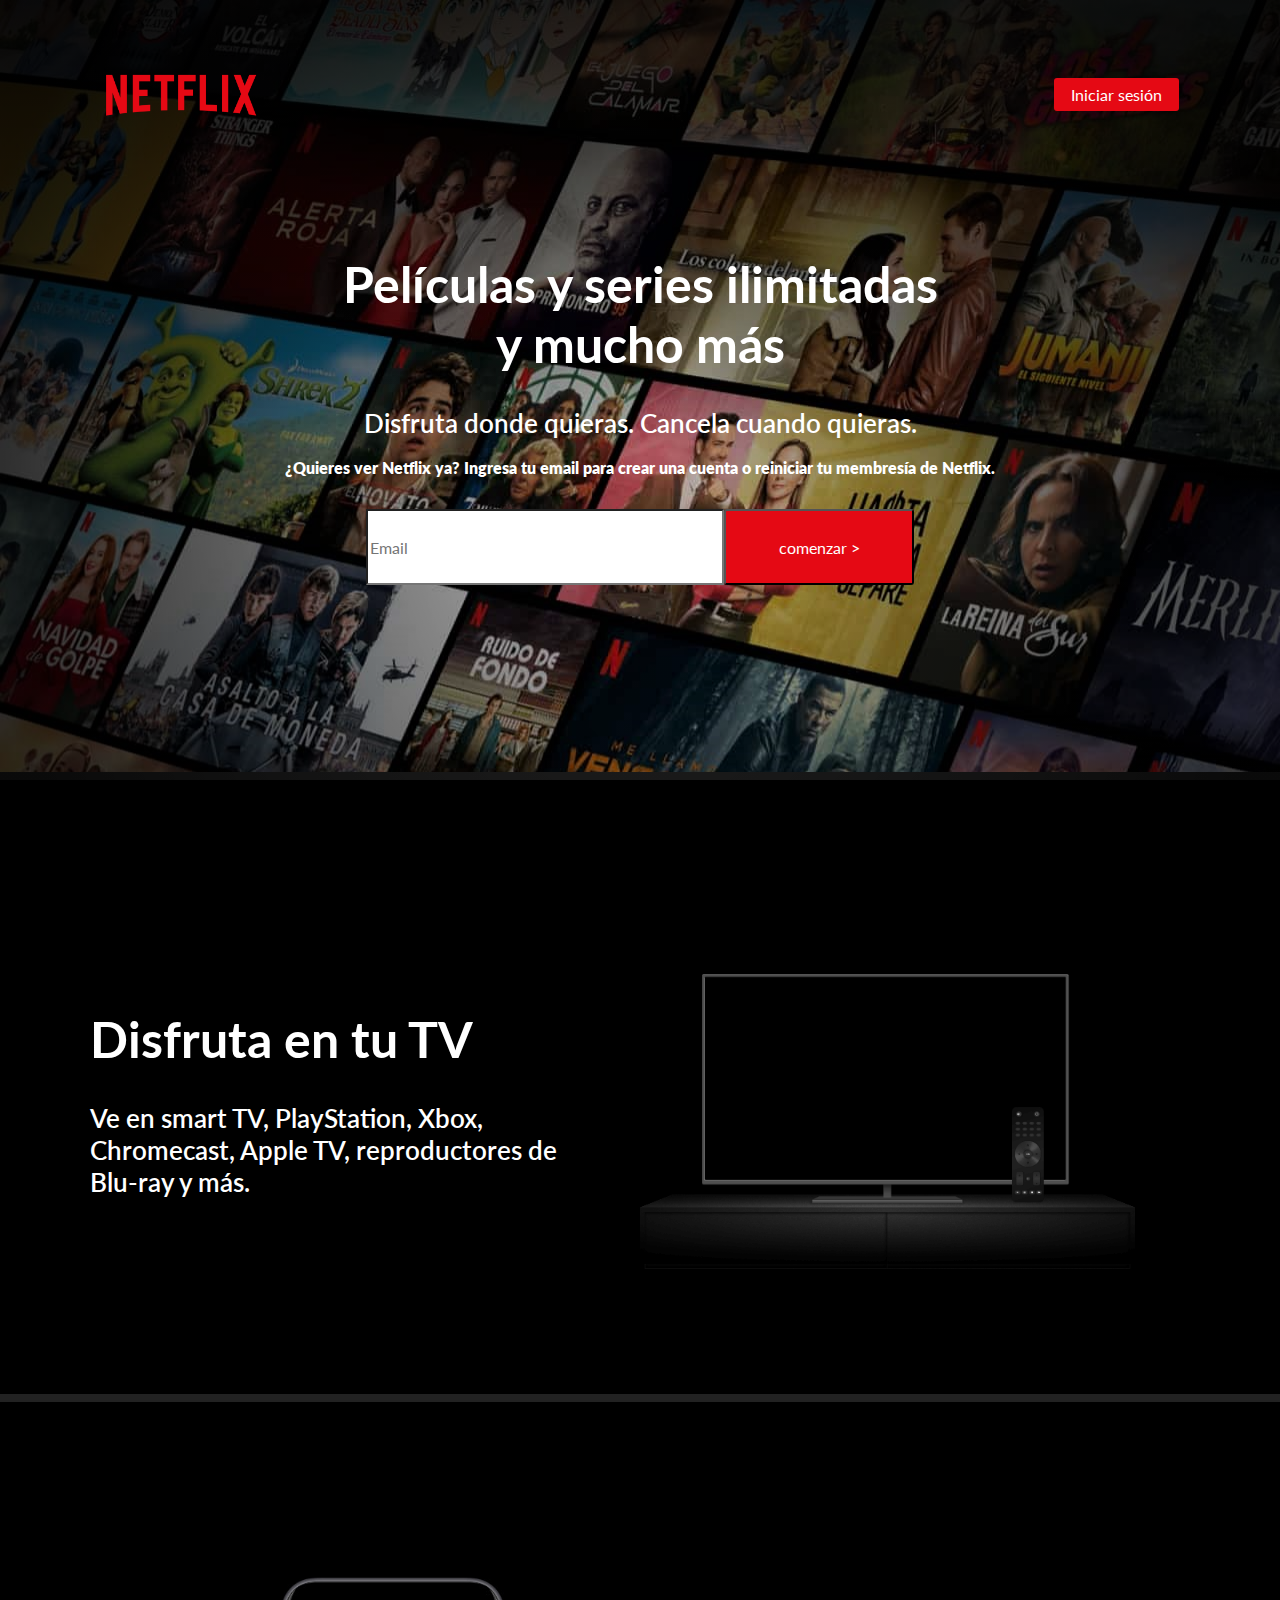
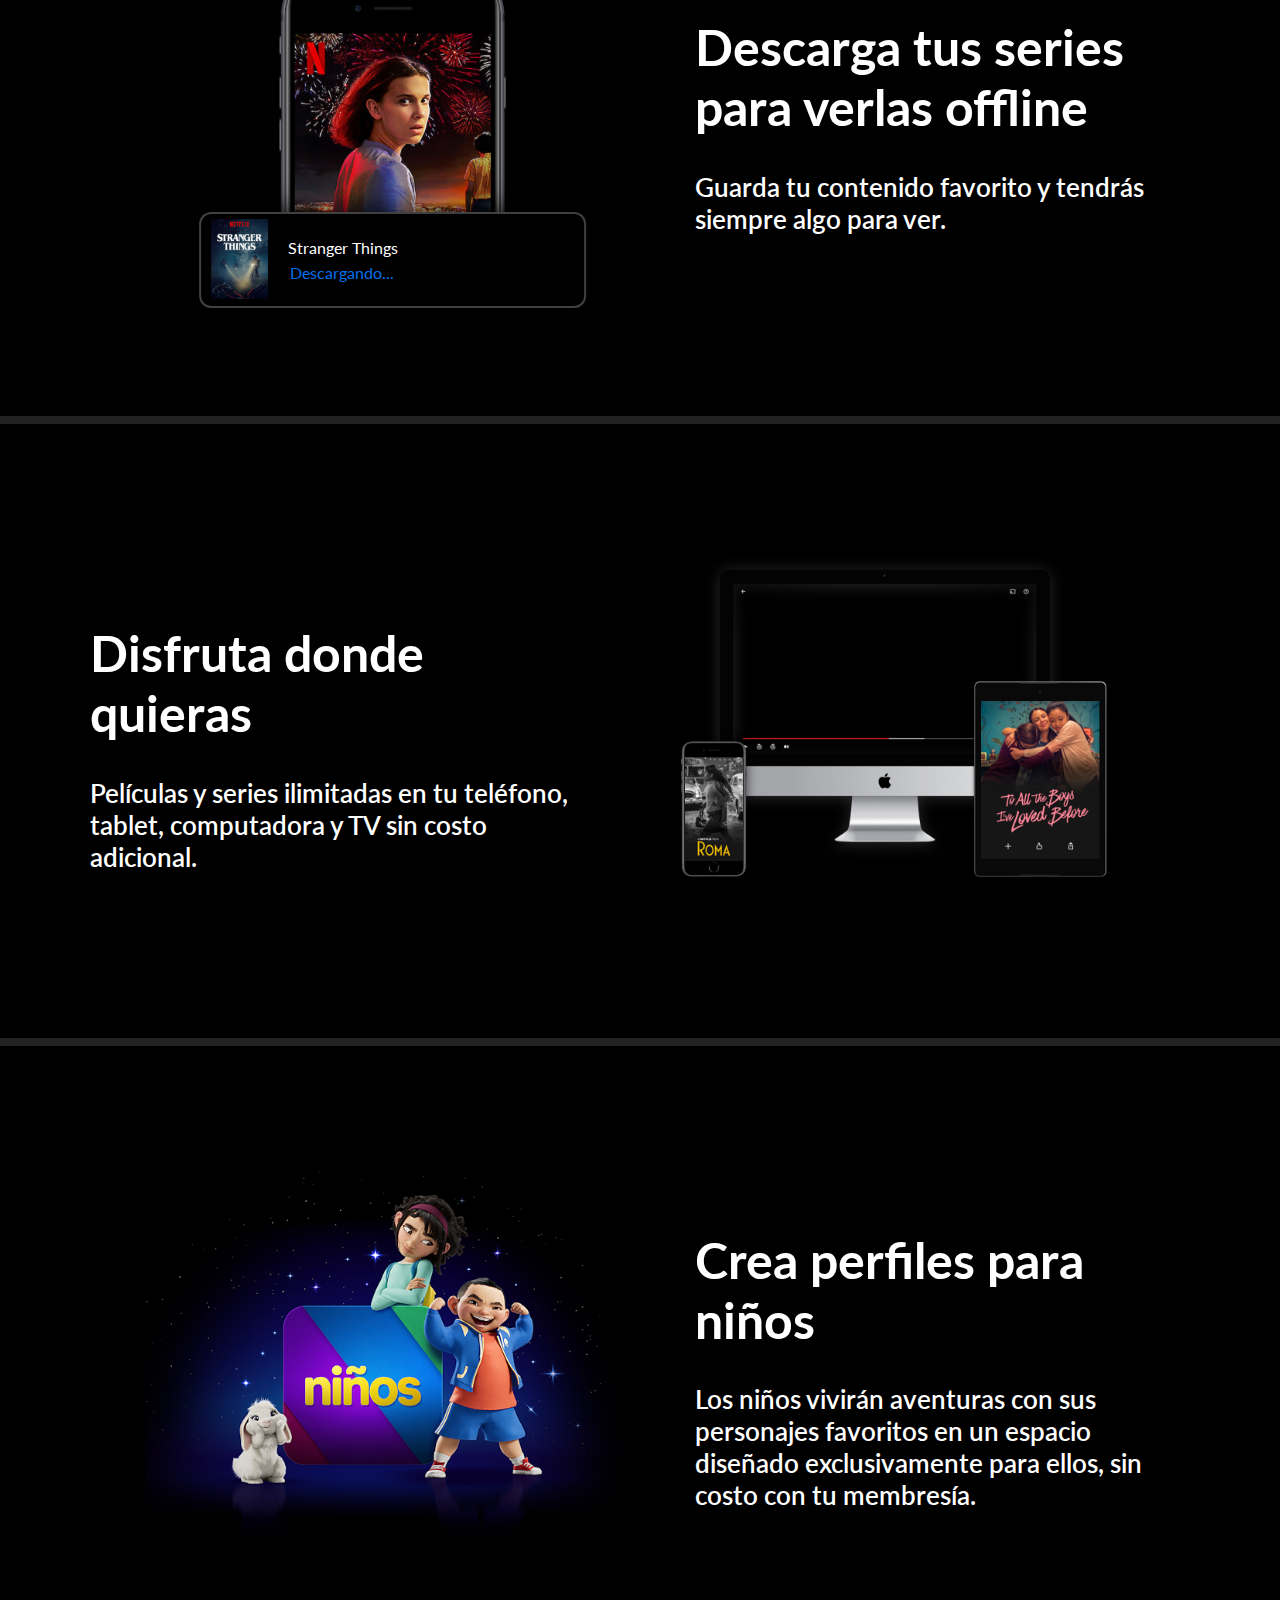
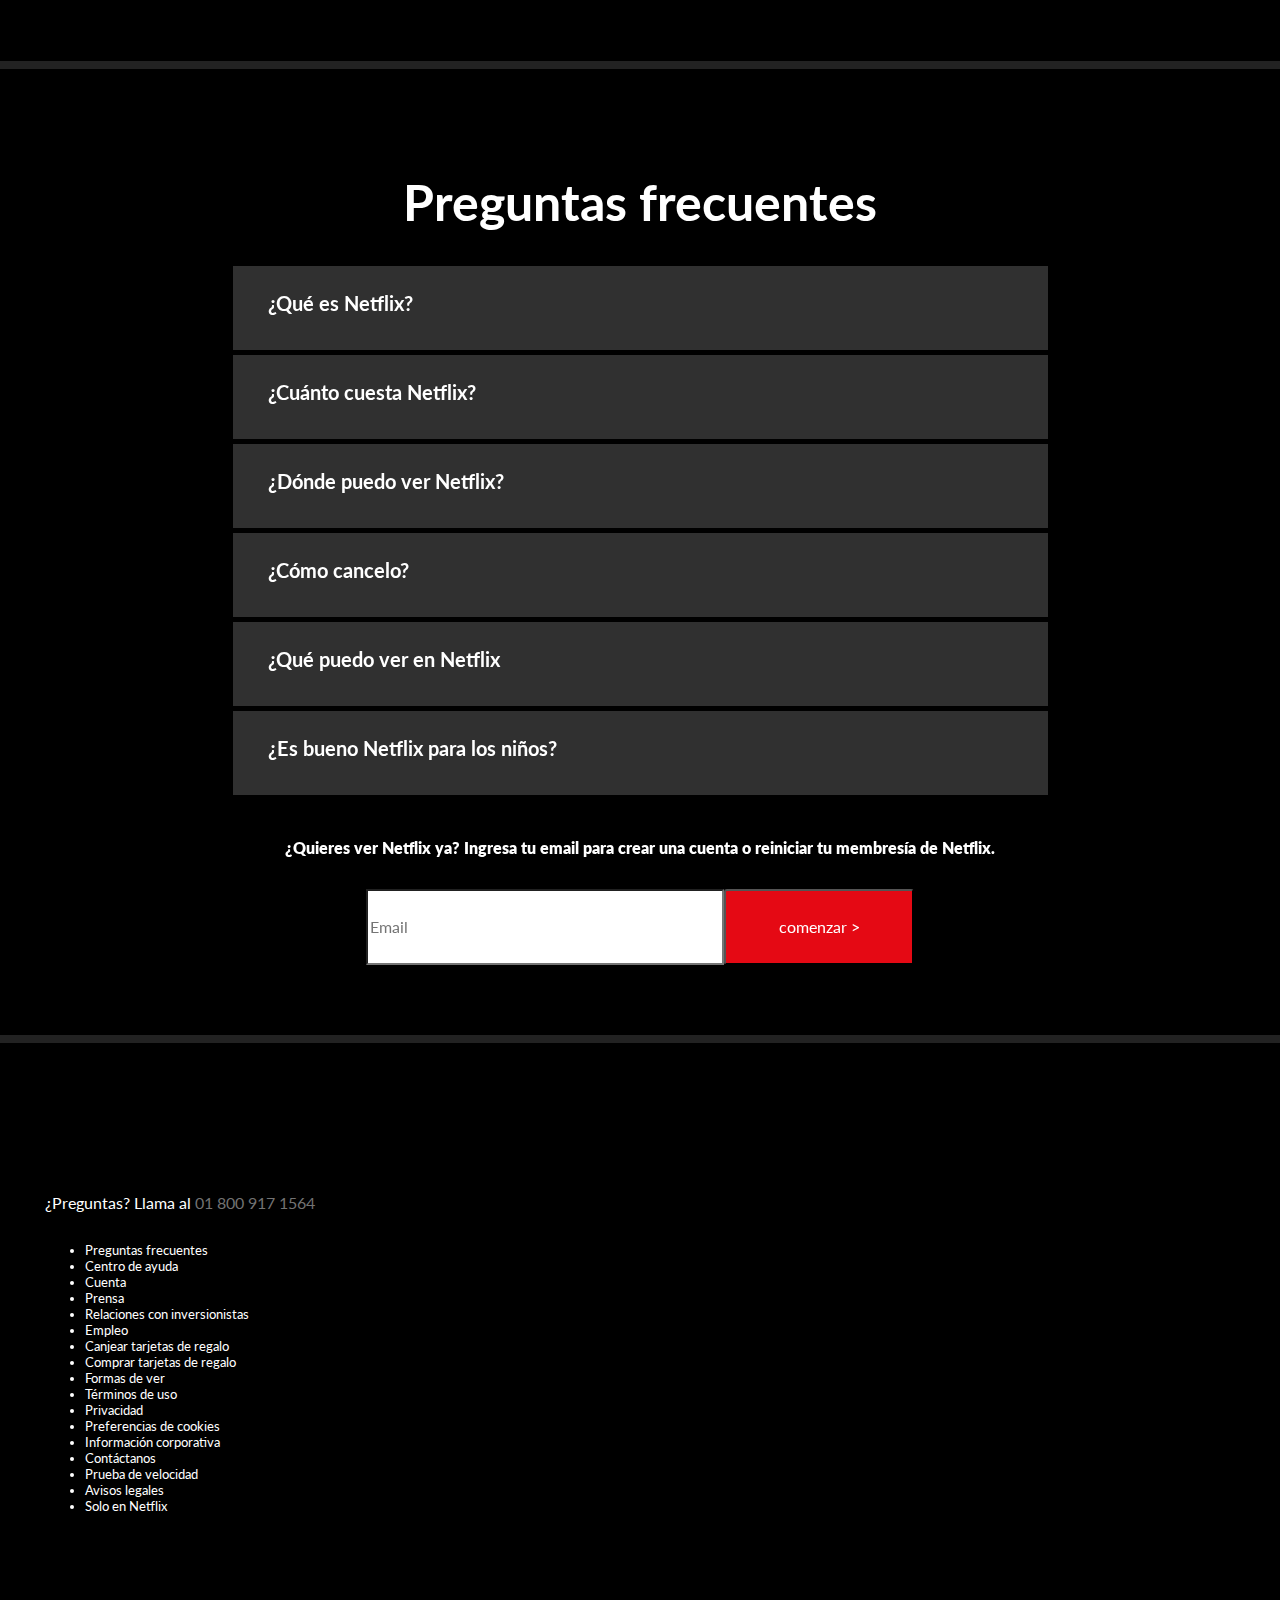
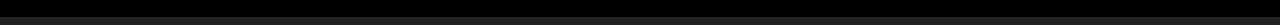
<file: index.html>
<!DOCTYPE html>
<html lang="es">

<head>
    <meta charset="UTF-8">
    <meta http-equiv="X-UA-Compatible" content="IE=edge">
    <meta name="viewport" content="width=device-width, initial-scale=1.0">
    <link rel="stylesheet" href="css/index.css">
    <link rel="shortcut icon" href="https://assets.nflxext.com/us/ffe/siteui/common/icons/nficon2016.ico" />
    <link rel="preconnect" href="https://fonts.googleapis.com">
    <link rel="preconnect" href="https://fonts.gstatic.com" crossorigin>
    <link href="https://fonts.googleapis.com/css2?family=Lato:wght@900&display=swap" rel="stylesheet">
    <!-- <link rel="preconnect" href="https://fonts.googleapis.com">
    <link rel="preconnect" href="https://fonts.gstatic.com" crossorigin>
    <link href="https://fonts.googleapis.com/css2?family=Lato:wght@300&display=swap" rel="stylesheet"> -->
    <title>Netflix Colombia: Ve series online, ve películas online</title>
</head>

<body>
    <div class="cover"></div>
    <section class="cabecera">
        <nav>
            <div class="logo">
                <img width="160px" src="img/logo.png" alt="">
            </div>
            <div class="login">
                <a href="login.html" class="authLinks redButton">Iniciar sesión</a>
            </div>
        </nav>
        <div class="presentacion">
            <div>
                <h1>Películas y series ilimitadas <br> y mucho más</h1>
                <h2>Disfruta donde quieras. Cancela cuando quieras.</h2>
                <br>
                <h3>¿Quieres ver Netflix ya? Ingresa tu email para crear una cuenta o reiniciar tu membresía de Netflix.
                </h3>
                <input type="email" name="email" placeholder="Email">
                <button class="boton">comenzar >
                    <!-- <span class="cta-btn">comenzar ></span> -->
                </button>
            </div>

        </div>
    </section>
    <section class="tv">
        <div class="contenido">
            <div class="IZQ floatText">
                <h1>Disfruta en tu TV</h1>
                <h2>Ve en smart TV, PlayStation, Xbox,
                    Chromecast, Apple TV, reproductores de Blu-ray y más.</h2>
            </div>
            <div class="DER floatImg"><img src="img/tv.png" alt="">
                <video class="ref-video" data-uia="our-story-card-video" autoplay="" playsinline="" muted="" loop="">
                    <source
                        src="https://assets.nflxext.com/ffe/siteui/acquisition/ourStory/fuji/desktop/video-tv-0819.m4v"
                        type="video/mp4">
                </video>
                <source src="https://assets.nflxext.com/ffe/siteui/acquisition/ourStory/fuji/desktop/video-tv-0819.m4v"
                    type="video/mp4">
            </div>
            <div class="restaurar"></div>
        </div>
    </section>
    <section class="descarga">
        <div class="contenido">
            <div class="IZQ floatImg">
                <img src="img/mobile-0819.jpg" alt="">
                <div class="animacion">
                    <div class="imgdescarga">
                        <img src="img/boxshot.png" alt="">
                    </div>
                    <div class="animText">
                        Stranger Things
                    </div>

                    <div class="animText-1">
                        Descargando...
                    </div>
                    <div class="animation-custom" aria-hidden="true">
                    </div>
                </div>

            </div>
            <div class="DER floatText">
                <h1>Descarga tus series para verlas offline</h1>
                <h2>Guarda tu contenido favorito y tendrás siempre algo para ver.</h2>
            </div>
            <div class="restaurar"></div>
        </div>
    </section>
    <section class="disfruta">
        <div class="contenido">
            <div class="IZQ floatText">
                <h1>Disfruta donde quieras</h1>
                <h2>Películas y series ilimitadas en tu teléfono, tablet,
                    computadora y TV sin costo adicional.</h2>
            </div>
            <div class="DER floatImg">
                <img src="img/device-pile.png" alt="">
                <video class="our-story-card-video" data-uia="our-story-card-video" autoplay="" playsinline="" muted=""
                    loop="">
                    <source
                        src="https://assets.nflxext.com/ffe/siteui/acquisition/ourStory/fuji/desktop/video-devices.m4v"
                        type="video/mp4">
                </video>
                <source src="https://assets.nflxext.com/ffe/siteui/acquisition/ourStory/fuji/desktop/video-devices.m4v"
                    type="video/mp4">
            </div>
            <div class="restaurar"></div>
        </div>
    </section>
    <section class="niños">
        <div class="contenido">
            <div class="IZQ floatImg">
                <img src="img/AAAABWhA7S8gKgO2_QQSYRTfuHJsMzqlrD0dFYILnwCBe0hjblWT1cNH7K1cDnOR_6ogaNeR404obloJ4HjEw-V-7ngs_k7W1kNNv89C.png"
                    alt="">
            </div>
            <div class="DER floatText">
                <h1>Crea perfiles para niños</h1>
                <h2>Los niños vivirán aventuras con sus personajes
                    favoritos en un espacio diseñado exclusivamente
                    para ellos, sin costo con tu membresía.</h2>
            </div>
            <div class="restaurar"></div>
        </div>

    </section>

    <section class="preguntas">
        <div class="contPreguntas">
            <h1>Preguntas frecuentes</h1>
            <div class="pregunta">
                <p> ¿Qué es Netflix?</p>
                <div class="respuesta">
                    <hr>
                    <p>
                        Netflix es un servicio de streaming que ofrece una gran variedad de películas, series y
                        documentales
                        premiados en casi cualquier pantalla conectada a internet.
                        <br>
                        <br>
                        Todo lo que quieras ver, sin límites ni comerciales, a un costo muy accesible. Siempre hay algo
                        nuevo por descubrir, ¡y todas las semanas se agregan más películas y series!
                    </p>
                </div>
            </div>
            <div class="pregunta">
                <p>¿Cuánto cuesta Netflix?</p>
                <div class="respuesta">
                    <hr>
                    <p>Disfruta Netflix en tu smartphone, tablet, smart TV, laptop o
                        <br> dispositivo de streaming, todo por una tarifa plana mensual.
                        <br> Planes desde $ 16.900 hasta $ 38.900 al mes. Sin costos
                        <br> adicionales ni contratos.
                    </p>
                </div>
            </div>
            <div class="pregunta">
                <p>¿Dónde puedo ver Netflix?</p>
                <div class="respuesta">
                    <hr>
                    <p>
                        Disfruta donde quieras, cuando quieras. Inicia sesión en tu
                        <br>cuenta de Netflix para ver contenido al instante a través de
                        <br>netflix.com desde tu computadora personal o en cualquier
                        <br>dispositivo con conexión a internet que cuente con la app de
                        <br>Netflix, como smart TV, smartphones, tablets, reproductores
                        <br>multimedia y consolas de juegos.
                        <br>
                        <br>
                        Además, puedes descargar tus series favoritas con iOS,
                        <br>Android o la app para Windows 10. Con la función de descarga,
                        <br>puedes ver donde vayas y sin conexión a internet. Lleva Netflix
                        <br>contigo adonde sea.
                    </p>
                </div>
            </div>
            <div class="pregunta">
                <p>¿Cómo cancelo?</p>
                <div class="respuesta">
                    <hr>
                    <p>
                        Netflix es flexible. Sin contratos molestos ni compromisos.
                        Cancela la membresía online con solo dos clics. No hay cargos
                        por cancelación. Empieza y termina cuando quieras.
                    </p>
                </div>
            </div>
            <div class="pregunta">
                <p>¿Qué puedo ver en Netflix</p>
                <div class="respuesta">
                    <hr>
                    <p>
                        Netflix tiene un amplio catálogo de películas,
                        series, documentales, animes, originales premiados
                        y más. Todo lo que quieras ver, cuando quieras.
                    </p>
                </div>
            </div>
            <div class="pregunta">
                <p>¿Es bueno Netflix para los niños?</p>
                <div class="respuesta">
                    <hr>
                    <p>
                        La experiencia de Netflix para niños está incluida en la
                        <br>membresía para que los padres tengan el control mientras los
                        <br>peques disfrutan series y películas familiares en su propio
                        <br>espacio.
                        <br>
                        <br>
                        Los perfiles para niños incluyen controles parentales
                        <br>protegidos por PIN que te permiten restringir el contenido que
                        <br>pueden ver los niños en función de la clasificación por edad y
                        <br>bloquear determinados títulos que no quieras que los niños
                        <br>vean.
                    </p>
                </div>
            </div>
            <br>
            <br>
            <h3>¿Quieres ver Netflix ya? Ingresa tu email para crear una cuenta o reiniciar tu membresía de Netflix.
            </h3>
            <input type="email" name="email" placeholder="Email">
            <button class="boton">comenzar >
        </div>
    </section>
    <section class="pie">
        <div class="info">
            <p class="footer-top">¿Preguntas? Llama al <a class="footer-top-a" href="tel:01 800 917 1564">01 800 917 1564</a></p>
            <ul class="footer-links structural">
                <li class="footer-link-item" placeholder="footer_responsive_link_faq_item"><a class="footer-link"
                        data-uia="footer-link" href="https://help.netflix.com/support/412"
                        placeholder="footer_responsive_link_faq"><span id="" data-uia="data-uia-footer-label">Preguntas
                            frecuentes</span></a></li>
                <li class="footer-link-item" placeholder="footer_responsive_link_help_item"><a class="footer-link"
                        data-uia="footer-link" href="https://help.netflix.com"
                        placeholder="footer_responsive_link_help"><span id="" data-uia="data-uia-footer-label">Centro de
                            ayuda</span></a></li>
                <li class="footer-link-item" placeholder="footer_responsive_link_account_item"><a class="footer-link"
                        data-uia="footer-link" href="/youraccount" placeholder="footer_responsive_link_account"><span
                            id="" data-uia="data-uia-footer-label">Cuenta</span></a></li>
                <li class="footer-link-item" placeholder="footer_responsive_link_media_center_item"><a
                        class="footer-link" data-uia="footer-link" href="https://media.netflix.com/"
                        placeholder="footer_responsive_link_media_center"><span id=""
                            data-uia="data-uia-footer-label">Prensa</span></a></li>
                <li class="footer-link-item" placeholder="footer_responsive_link_relations_item"><a class="footer-link"
                        data-uia="footer-link" href="http://ir.netflix.com/"
                        placeholder="footer_responsive_link_relations"><span id=""
                            data-uia="data-uia-footer-label">Relaciones con inversionistas</span></a></li>
                <li class="footer-link-item" placeholder="footer_responsive_link_jobs_item"><a class="footer-link"
                        data-uia="footer-link" href="https://jobs.netflix.com/jobs"
                        placeholder="footer_responsive_link_jobs"><span id=""
                            data-uia="data-uia-footer-label">Empleo</span></a></li>
                <li class="footer-link-item" placeholder="footer_responsive_link_gift_redeem_item"><a
                        class="footer-link" data-uia="footer-link" href="/redeem"
                        placeholder="footer_responsive_link_gift_redeem"><span id=""
                            data-uia="data-uia-footer-label">Canjear tarjetas de regalo</span></a></li>
                <li class="footer-link-item" placeholder="footer_responsive_link_gift_buy_item"><a class="footer-link"
                        data-uia="footer-link" href="/gift-cards" placeholder="footer_responsive_link_gift_buy"><span
                            id="" data-uia="data-uia-footer-label">Comprar tarjetas de regalo</span></a></li>
                <li class="footer-link-item" placeholder="footer_responsive_link_waysToWatch_item"><a
                        class="footer-link" data-uia="footer-link" href="/watch"
                        placeholder="footer_responsive_link_waysToWatch"><span id=""
                            data-uia="data-uia-footer-label">Formas de ver</span></a></li>
                <li class="footer-link-item" placeholder="footer_responsive_link_terms_item"><a class="footer-link"
                        data-uia="footer-link" href="https://help.netflix.com/legal/termsofuse"
                        placeholder="footer_responsive_link_terms"><span id="" data-uia="data-uia-footer-label">Términos
                            de uso</span></a></li>
                <li class="footer-link-item" placeholder="footer_responsive_link_privacy_separate_link_item"><a
                        class="footer-link" data-uia="footer-link" href="https://help.netflix.com/legal/privacy"
                        placeholder="footer_responsive_link_privacy_separate_link"><span id=""
                            data-uia="data-uia-footer-label">Privacidad</span></a></li>
                <li class="footer-link-item" placeholder="footer_responsive_link_cookies_separate_link_item"><a
                        class="footer-link" data-uia="footer-link" href="#"
                        placeholder="footer_responsive_link_cookies_separate_link"><span id=""
                            data-uia="data-uia-footer-label">Preferencias de cookies</span></a></li>
                <li class="footer-link-item" placeholder="footer_responsive_link_corporate_information_item"><a
                        class="footer-link" data-uia="footer-link" href="https://help.netflix.com/legal/corpinfo"
                        placeholder="footer_responsive_link_corporate_information"><span id=""
                            data-uia="data-uia-footer-label">Información corporativa</span></a></li>
                <li class="footer-link-item" placeholder="footer_responsive_link_contact_us_item"><a class="footer-link"
                        data-uia="footer-link" href="https://help.netflix.com/contactus"
                        placeholder="footer_responsive_link_contact_us"><span id=""
                            data-uia="data-uia-footer-label">Contáctanos</span></a></li>
                <li class="footer-link-item" placeholder="footer_responsive_link_speed_test_item"><a class="footer-link"
                        data-uia="footer-link" href="https://fast.com"
                        placeholder="footer_responsive_link_speed_test"><span id=""
                            data-uia="data-uia-footer-label">Prueba de velocidad</span></a></li>
                <li class="footer-link-item" placeholder="footer_responsive_link_legal_notices_item"><a
                        class="footer-link" data-uia="footer-link" href="https://help.netflix.com/legal/notices"
                        placeholder="footer_responsive_link_legal_notices"><span id=""
                            data-uia="data-uia-footer-label">Avisos legales</span></a></li>
                <li class="footer-link-item originals-link" placeholder="footer_responsive_link_only_on_netflix_item"><a
                        class="footer-link" data-uia="footer-link" href="https://www.netflix.com/co/browse/genre/839338"
                        placeholder="footer_responsive_link_only_on_netflix"><span id=""
                            data-uia="data-uia-footer-label">Solo en Netflix</span></a></li>
            </ul>
        </div>
    </section>

</body>

</html>
</file>
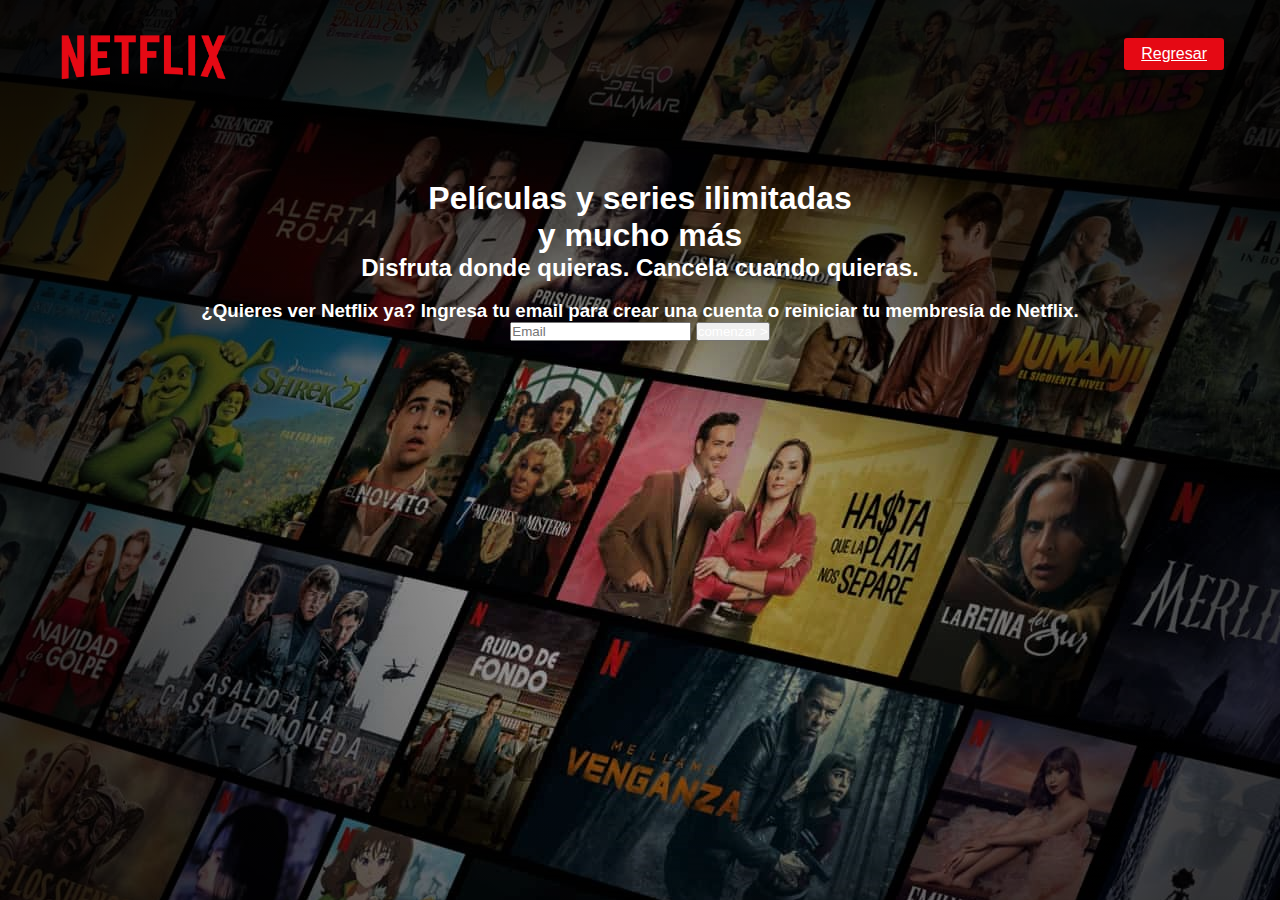
<file: login.html>
<!DOCTYPE html>
<html lang="en">
<head>
    <meta charset="UTF-8">
    <meta http-equiv="X-UA-Compatible" content="IE=edge">
    <meta name="viewport" content="width=device-width, initial-scale=1.0">
    <link rel="shortcut icon" href="https://assets.nflxext.com/us/ffe/siteui/common/icons/nficon2016.ico" />
    <link rel="stylesheet" href="css/login.css">
    <title>Login</title>
</head>
<body>
    <body>
        <div class="cover"></div>
        <section class="cabecera">
            <nav>
                <div class="logo">
                    <img width="175px" src="img/logo.png" alt="">
                </div>
                <div class="login">
                    <a href="index.html" class="authLinks redButton">Regresar</a>
                </div>
            </nav>
            <div class="presentacion">
                <div>
                    <h1>Películas y series ilimitadas <br> y mucho más</h1>
                    <h2>Disfruta donde quieras. Cancela cuando quieras.</h2>
                    <br>
                    <h3>¿Quieres ver Netflix ya? Ingresa tu email para crear una cuenta o reiniciar tu membresía de Netflix.
                    </h3>
                    <input type="email" name="email" placeholder="Email">
                    <button class="boton">comenzar >
                        <!-- <span class="cta-btn">comenzar ></span> -->
                    </button>
                </div>
    
            </div>
        </section>
</body>
</html>
</file>
<file: css/index.css>
@import url('https://fonts.googleapis.com/css2?family=Lato:wght@300&display=swap');

* {
    margin: 0px;
    padding: 0px;
    color: #ffffff;
    font-family: 'Lato', sans-serif;
}


/* Fondo */
html,
body,
.cover {
    height: 95%;
}

.cover {
    background: url(../img/fondo2.jpg);
    background-repeat: no-repeat;
    border-bottom: 8px solid rgb(34, 34, 34);
}



/* Cabecera */
section.cabecera {
    background: none;
    position: absolute;
    top: 0px;
    left: 0px;
    right: 0px;
    bottom: 0px;
    background-image: linear-gradient(0deg, transparent 50%, rgba(0, 0, 0, .7)), radial-gradient(50% 100%, transparent 0, rgba(0, 0, 0, .7) 100%);
}

nav {
    margin: 0 3.5rem;
    padding-top: 0px;
}

div.logo {
    float: left;
}

div.login {
    float: right;
}

div.login {
    background-color: #e50914;
    float: right;
    font-size: 1rem;
    font-weight: 400;
    line-height: normal;
    padding: 7px 17px;
    border-radius: 3px;
    margin-top: 0.5rem;
}

.login:hover {
    background: #ff2e35;
}

a.authLinks.redButton {
    color: #ffffff;
    text-decoration: none;
}

h1 {
    display: block;
    font-size: 3.125rem;
    margin-block-start: 0.67em;
    margin-block-end: 0.67em;
    margin-inline-start: 0px;
    margin-inline-end: 0px;
    font-weight: bold;
    opacity: 100%;
}

h2 {
    font-size: 1.625rem;
    font-weight: 550;

}

h3 {
    font-size: 1rem;
    font-weight: 800;
}

section {
    background: #000000;
    border-bottom: 8px solid #222;
    color: #fff;
    margin-bottom: 0;
    padding: 70px 45px;
    position: relative;
}

section div.contenido {
    align-items: center;
    display: flex;
    justify-content: space-between;
    margin: 0 auto;
    max-width: 1100px;
}

.restaurar {
    clear: both;
}

.presentacion {
    margin: 0 auto;
    max-width: 950px;
    padding: 150px 0;
    position: relative;
    text-align: center;
    width: 100%;
    z-index: 1;
}

input[type="email" i] {
    width: 350px;
    height: 70px !important;
    line-height: normal;
    font: inherit;
    margin: 0;
    writing-mode: horizontal-tb !important;
    text-rendering: auto;
    color: fieldtext;
    letter-spacing: normal;
    word-spacing: normal;
    line-height: normal;
    text-transform: none;
    text-indent: 0px;
    text-shadow: none;
    display: inline-block;
    text-align: start;
    appearance: auto;
    -webkit-rtl-ordering: logical;
    cursor: text;
    background-color: field;
    margin: 0em;
    padding: 1px 2px;
    border-width: 2px;
    border-style: inset;
    border-color: (rgb(118, 118, 118), rgb(133, 133, 133));
    border-image: initial;
}

input[ atributos] {
    unicode-bidi: isolate;
}


.boton {
    background-color: #e50914;
    width: 190px;
    height: 76px;
    margin-block: inherit;
    border-radius: 3px;
    margin-top: 2rem;
    font-size: 1rem;
    margin-left: -4px;
}

button:hover {
    cursor: pointer;
    background: #ff2e35;
}

/* .cta-btn{
  font: 20px 'Lato', sans-serif;
} */

/* ---------- */
/* TV */
.IZQ {
    float: left;
}

.floatText {
    width: 50%;

}

.DER {
    float: right;
}

.floatImg {
    width: 50%;
}

.floatTetx h1 {
    display: block;
    font-size: 1.5em;
    margin-block-start: 0.83em;
    margin-block-end: 0.83em;
    margin-inline-start: 0px;
    margin-inline-end: 0px;
    font-weight: bold;
}

.floatTetx h2 {
    font-size: 1.5em;
    margin-block-start: 0.83em;
    margin-block-end: 0.83em;
    margin-inline-start: 0px;
    margin-inline-end: 0px;
    font-weight: bold;
}

.floatImg {
    background: transparent;
    color: #fff;
    margin-bottom: 0;
    padding: 50px 5%;
    position: relative;
    z-index: 1;
}

.tv img {
    width: 100%;
    height: auto;
    border: 0;
    z-index: 1;

}

.ref-video {
    position: absolute;
    transform: translate(-428px, 80px);
    width: 355px;
    z-index: -2;
}

.descarga img {
    width: 100%;
    height: auto;
    border: 0;
    z-index: -1;
}

.disfruta img {
    border: 0;
    height: auto;
    max-width: 100%;
}


.disfruta video {
    z-index: -2;
    position: absolute;
    transform: translate(-400px, 40px);
    width: 300px;

}

.animacion {
    align-items: center;
    background: #000;
    border: 2px solid hsla(0, 0%, 100%, .25);
    border-radius: 0.75em;
    bottom: 8%;
    box-shadow: 0 0 2em 0 #000;
    display: flex;
    left: 50%;
    margin: 0 auto;
    min-width: 15em;
    padding: 0.25em 0.65em;
    position: absolute;
    transform: translateX(-50%);
    width: 60%;
}

.animacion img {
    width: 100%;
    height: 80px;
}

.animText {
    font: 16px;
    color: #ffffff;
    padding: 20px;
    margin-bottom: 25px;
}

.animText-1 {
    font: 14.4px;
    color: #0071eb;
    margin-bottom: -25px;
    transform: translate(-128px, 0px);
}

.animation-custom {
    background: url(https://assets.nflxext.com/ffe/siteui/acquisition/ourStory/fuji/desktop/download-icon.gif) 50% no-repeat;
    background-size: 100%;
    display: block;
    flex-grow: 0;
    flex-shrink: 0;
    height: 3em;
    outline: 2px solid #000;
    outline-offset: -2px;
    width: 3em;
}

.niños img {
    width: 100%;
    height: auto;
    border: 0;
    z-index: 1;

}

/* Preguntas */

.contPreguntas {
    width: 815px;
    margin: auto;
    text-align: center;
}

.contPreguntas div {
    text-align: left;
    font-size: 20px;
}

.pregunta {
    background: #303030;
    padding: 15px;
    margin-bottom: 5px;
    margin-top: 5px;
    cursor: pointer;
}

.respuesta {
    background: #303030;
    margin-bottom: 5px;
    margin-top: 5px;
}

.pregunta p, .respuesta p {
    padding: 10px;
    padding-left: 20px;
    font-weight: bolder;
}

.respuesta hr {
    border: 1px solid #000000;
}

.pregunta:hover .respuesta {
    height: auto;
}

.respuesta {
    height: 0px;
    overflow: auto;
    transition: all 4s;
}

/* Pie de pagina */

.info {

    color: #737373;
    font-size: 1em;
    margin-top: 80px;
    min-width: 190px;
    padding-bottom: 20px;
    position: relative;
    width: 100%;
}

.footer-top {
    margin: 0 0 30px;
    padding: 0;
}

.footer-top-a {
    color: #737373;
}

a {
    color: #0071eb;
    text-decoration: none;
}

ul .structural {
    margin: 0;
    padding: 0;
}

.footer-links {
    box-sizing: border-box;
    font-size: 13px;
    max-width: 1000px;
}

ul {
    display: block;
    list-style-type: disc;
    margin-block-start: 1em;
    margin-block-end: 1em;
    margin-inline-start: 0px;
    margin-inline-end: 0px;
    padding-inline-start: 40px;
}

.footer-links {
    box-sizing: border-box;
    font-size: 13px;
    max-width: 1000px;
}
</file>
<file: css/login.css>
*{
    margin: 0px;
    padding: 0px;
    color: #ffffff;
    font-family: 'Lato', sans-serif;
}
/* Fondo */
html, body, .cover{
    height: 100%;
}

.cover{
    background: url(../img/fondo2.jpg);
    background-repeat: no-repeat;
}

/* Cabecera */
section.cabecera{
    background: none;
    position: absolute;
    top: 0px;
    left: 0px;
    right: 0px;
    bottom: 0px;
    background-image: linear-gradient(0deg,transparent 50%,rgba(0,0,0,.7)),radial-gradient(50% 100%,transparent 0,rgba(0,0,0,.7) 100%);
}

nav{
    margin: 0 3.5rem;
    padding-top: 30px;
}
div.logo{
    float: left;
}

div.login{
    float: right;
}

div.login{
    background-color: #e50914;
    float: right;
    font-size: 1rem;
    font-weight: 400;
    line-height: normal;
    padding: 7px 17px;
    border-radius: 3px;
    margin-top: 0.5rem;
}

.presentacion{
    margin: 0 auto;
    max-width: 950px;
    padding: 150px 0;
    position: relative;
    text-align: center;
    width: 100%;
    z-index: 1;
}
</file>
